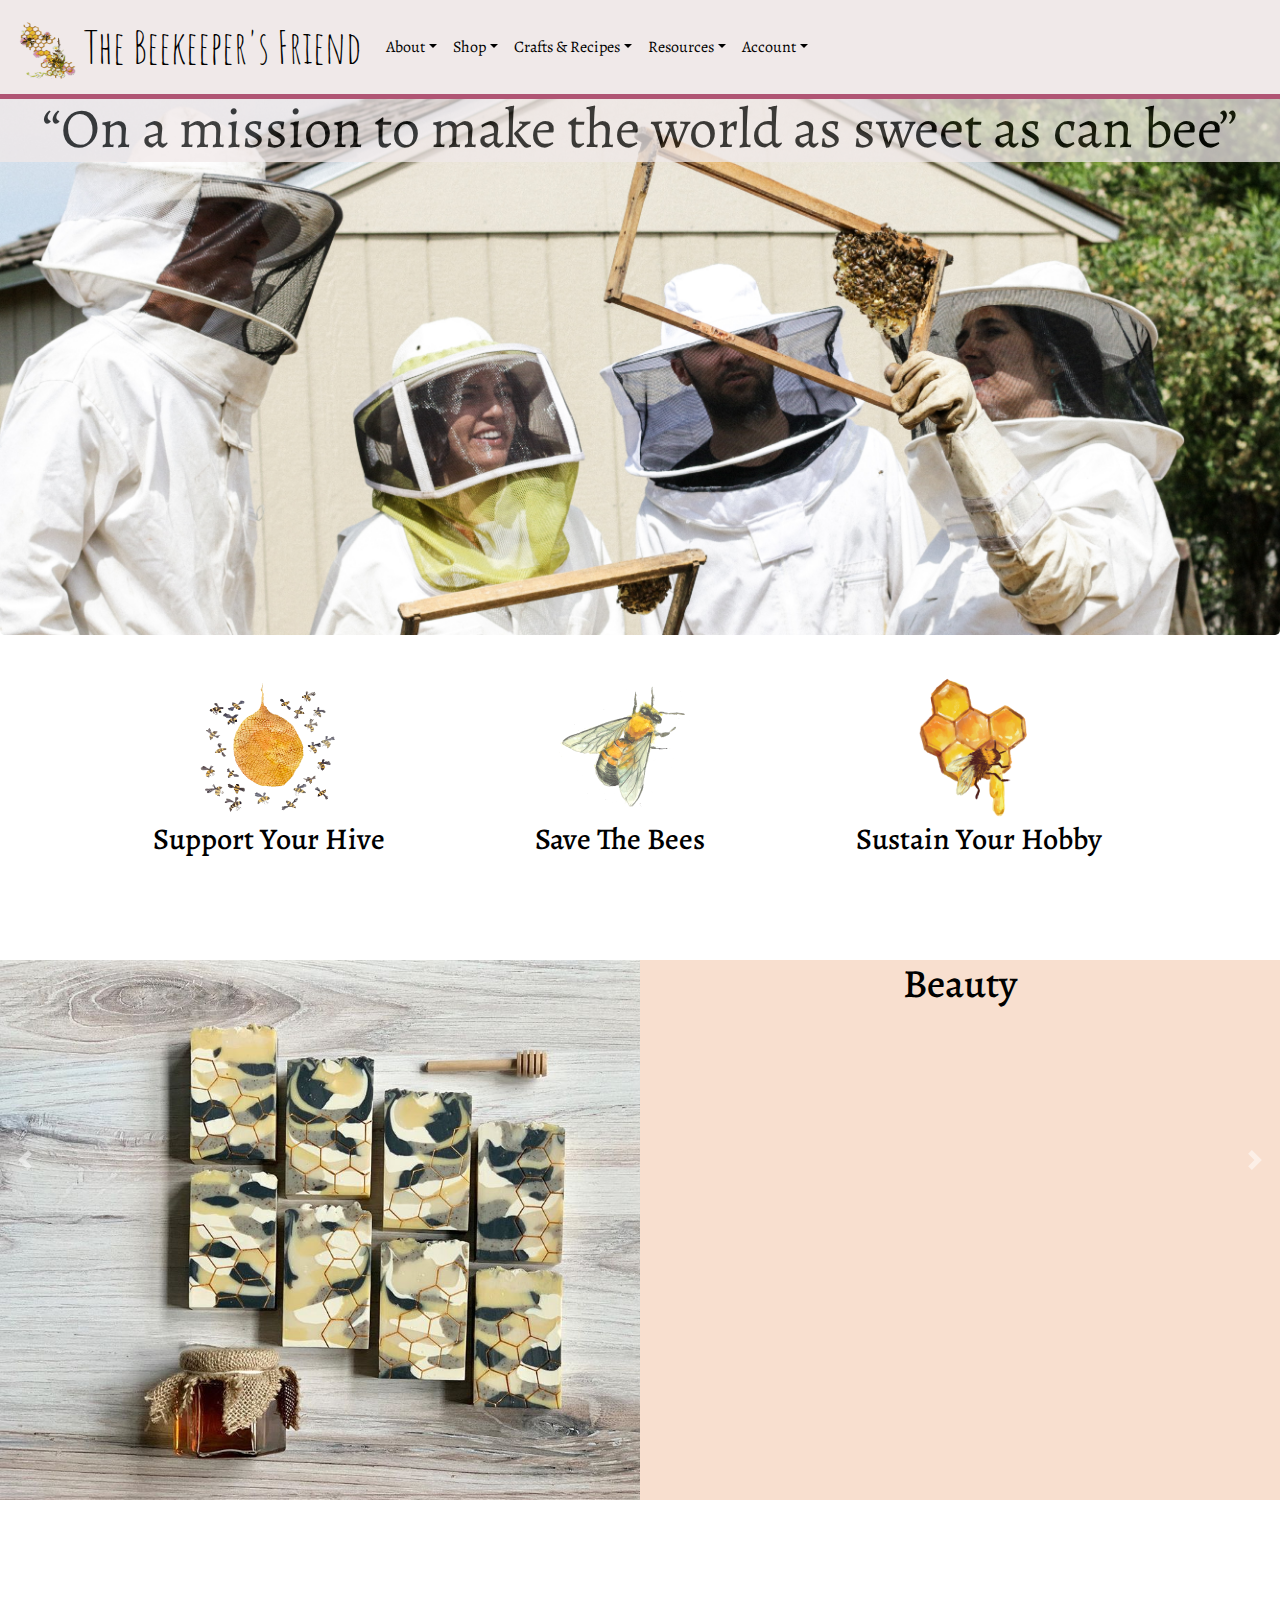
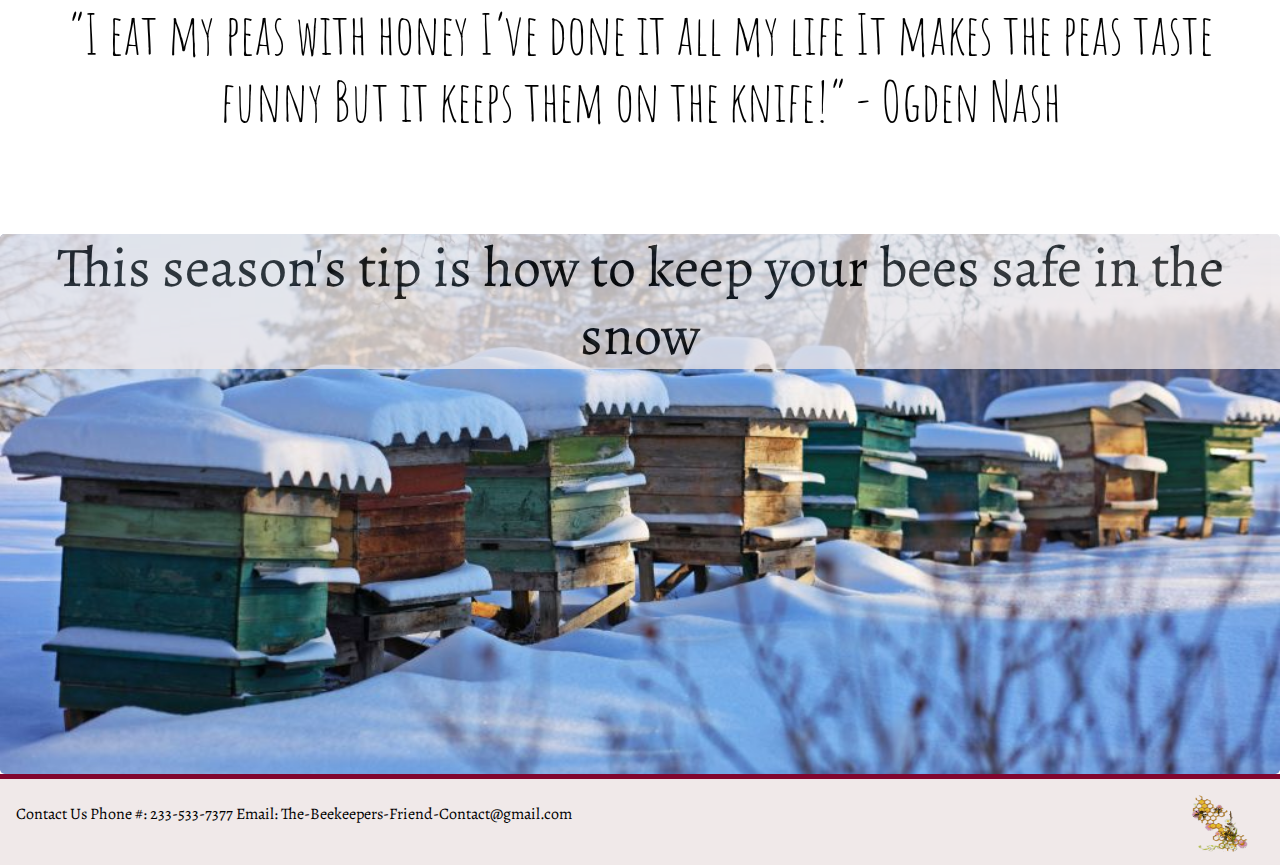
<file: index.html>
<html lang="en">

<head>
    <meta charset="UTF-8">
    <meta name="viewport" content="width=device-width, initial-scale=1.0">
     <!-- Global site tag (gtag.js) - Google Analytics -->
     <script async src="https://www.googletagmanager.com/gtag/js?id=G-RWC2MFY3XG"></script>
     <script>
     window.dataLayer = window.dataLayer || [];
     function gtag(){dataLayer.push(arguments);}
     gtag('js', new Date());
 
     gtag('config', 'G-RWC2MFY3XG');
     </script>
    <link rel="stylesheet" href="https://stackpath.bootstrapcdn.com/bootstrap/4.4.1/css/bootstrap.min.css"
        integrity="sha384-Vkoo8x4CGsO3+Hhxv8T/Q5PaXtkKtu6ug5TOeNV6gBiFeWPGFN9MuhOf23Q9Ifjh" crossorigin="anonymous">
    <script src="https://code.jquery.com/jquery-3.2.1.slim.min.js"
        integrity="sha384-KJ3o2DKtIkvYIK3UENzmM7KCkRr/rE9/Qpg6aAZGJwFDMVNA/GpGFF93hXpG5KkN"
        crossorigin="anonymous"></script>
    <script src="https://cdnjs.cloudflare.com/ajax/libs/popper.js/1.12.9/umd/popper.min.js"
        integrity="sha384-ApNbgh9B+Y1QKtv3Rn7W3mgPxhU9K/ScQsAP7hUibX39j7fakFPskvXusvfa0b4Q"
        crossorigin="anonymous"></script>
    <script src="https://maxcdn.bootstrapcdn.com/bootstrap/4.0.0/js/bootstrap.min.js"
        integrity="sha384-JZR6Spejh4U02d8jOt6vLEHfe/JQGiRRSQQxSfFWpi1MquVdAyjUar5+76PVCmYl"
        crossorigin="anonymous"></script>
    <link rel="stylesheet" href="css/style.css">
    <link rel="preconnect" href="https://fonts.gstatic.com">
    <link
        href="https://fonts.googleapis.com/css2?family=Alegreya:ital,wght@0,400;0,500;0,700;0,800;0,900;1,400;1,500;1,700;1,800;1,900&display=swap"
        rel="stylesheet">
    <link href="https://fonts.googleapis.com/css2?family=Amatic+SC:wght@400;700&display=swap" rel="stylesheet">
    <link rel="stylesheet" href="java-script/index.js">
    <title>The Beekeeper's Friend</title>
</head>

<body>
    <nav class="navbar navbar-expand-lg fixed-top">
        <!--navbar-light bg-light -->
        <a class="navbar-brand" href="index.html">
            <img src="images/pngwing.com-2.png" alt="">
            The Beekeeper's Friend</a>
        <button class="navbar-toggler" type="button" data-toggle="collapse" data-target="#navbarNavDropdown"
            aria-controls="navbarNavDropdown" aria-expanded="false" aria-label="Toggle navigation">
            <span class="navbar-toggler-icon"></span>
        </button>
        <div class="collapse navbar-collapse" id="navbarNavDropdown">
            <ul class="navbar-nav">

                <li class="nav-item dropdown">
                    <a class="nav-link dropdown-toggle" href="#" id="navbarDropdownMenuLink" role="button"
                        data-toggle="dropdown" aria-haspopup="true" aria-expanded="false">About</a>
                    <div class="dropdown-menu" aria-labelledby="navbarDropdownMenuLink">
                        <a class="dropdown-item" href="other-pages/about-us.html">About us</a>
                        <a class="dropdown-item" href="other-pages/about-us.html">How it works?</a>
                        <a class="dropdown-item" href="other-pages/about-us.html">Impact on earth</a>
                        <a class="dropdown-item" href="other-pages/about-us.html">Health Benefits</a>
                        <a class="dropdown-item" href="other-pages/about-us.html">Testimonials</a>
                    </div>
                </li>

                <li class="nav-item dropdown">
                    <a class="nav-link dropdown-toggle" href="#" id="navbarDropdownMenuLink" role="button"
                        data-toggle="dropdown" aria-haspopup="true" aria-expanded="false">Shop</a>
                    <div class="dropdown-menu" aria-labelledby="navbarDropdownMenuLink">
                        <a class="dropdown-item" href="other-pages/shop.html">Featured products</a>
                        <a class="dropdown-item" href="other-pages/shop.html">All products</a>
                    </div>
                </li>

                <li class="nav-item dropdown">
                    <a class="nav-link dropdown-toggle" href="#" id="navbarDropdownMenuLink" role="button"
                        data-toggle="dropdown" aria-haspopup="true" aria-expanded="false">Crafts & Recipes</a>
                    <div class="dropdown-menu" aria-labelledby="navbarDropdownMenuLink">
                        <a class="dropdown-item" href="other-pages/crafts-recipes.html">Recipes</a>
                        <a class="dropdown-item" href="other-pages/crafts-recipes.html">Crafts</a>
                    </div>
                </li>

                <li class="nav-item dropdown">
                    <a class="nav-link dropdown-toggle" href="#" id="navbarDropdownMenuLink" role="button"
                        data-toggle="dropdown" aria-haspopup="true" aria-expanded="false">Resources</a>
                    <div class="dropdown-menu" aria-labelledby="navbarDropdownMenuLink">
                        <a class="dropdown-item" href="other-pages/resources.html">Environmentalism</a>
                        <a class="dropdown-item" href="other-pages/resources.html">Save the bees</a>
                        <a class="dropdown-item" href="other-pages/resources.html">Beekeeping</a>
                    </div>
                </li>

                <li class="nav-item dropdown">
                    <a class="nav-link dropdown-toggle" href="#" id="navbarDropdownMenuLink" role="button"
                        data-toggle="dropdown" aria-haspopup="true" aria-expanded="false">Account</a>
                    <div class="dropdown-menu" aria-labelledby="navbarDropdownMenuLink">
                        <a class="dropdown-item" href="other-pages/account.html">My account</a>
                        <a class="dropdown-item" href="other-pages/account.html">My orders</a>
                        <a class="dropdown-item" href="other-pages/account.html">Seller Account</a>
                        <a class="dropdown-item" href="other-pages/account.html">Past orders</a>
                    </div>
                </li>
            </ul>
        </div>
    </nav>

    <div class="jumbotron beekeeping_community fix-top">
        <h1 class="display-4">“On a mission to make the world as sweet as can bee”</h1>
    </div>

    <!-- Three pictures-->

    <section id="mywork">
        <div class="about div1">
            <div class="div1-2 UX_Research">
                <img src="images/watercolor-hive.png" class="pic1">
                <h1>Support Your Hive</h1>
            </div>
        </div>
        <div class="about div2">
            <div class="div1-2 UX_Design">
                <img src="images/watercolour-bee.png" class="pic1">
                <h1>Save The Bees</h1>
            </div>
        </div>
        <div class="about div3">
            <div class="div1-2 UX_Design">
                <img src="images/watercolour-comb.png" class="pic1">
                <h1>Sustain Your Hobby</h1>
            </div>
        </div>
    </section>
    <!-- Three pictures-->

    <!--SHOP-->
    <div id="carouselExampleIndicators" class="carousel slide" data-interval="false">
        <div class="carousel-inner shop_container">
            <div class="carousel-item active">
                <div class="jjpoke">
                    <img class="d f" src="images/beauty_soap.jpeg" alt="First slide" class="fireball">
                    <div class="e">
                        <h1>Beauty</h1>
                    </div>
                </div>
            </div>
            <div class="carousel-item">
                <div class="jjpoke">
                    <img class="d" src="images/AmbrosiaBlossom_V001144_Main.jpeg" alt="First slide">
                    <div class="e">
                        <h1>Taste of Honey</h1>
                    </div>
                </div>
            </div>
            <div class="carousel-item">
                <div class="jjpoke">
                    <img class="d" src="images/candle2.jpeg" alt="First slide">
                    <div class="e">
                        <h1>Candles</h1>
                    </div>
                </div>
            </div>
        </div>
        <a class="carousel-control-prev" href="#carouselExampleIndicators" role="button" data-slide="prev">
            <span class="carousel-control-prev-icon" aria-hidden="true"></span>
            <span class="sr-only">Previous</span>
        </a>
        <a class="carousel-control-next" href="#carouselExampleIndicators" role="button" data-slide="next">
            <span class="carousel-control-next-icon" aria-hidden="true"></span>
            <span class="sr-only">Next</span>
        </a>
    </div>
    <!--SHOP-->

    <div class="jumbotron quote">
        <h1 class="display-4">“I eat my peas with honey
            I’ve done it all my life
            It makes the peas taste funny
            But it keeps them on the knife!” - Ogden Nash</h1>
    </div>

    <div class="jumbotron beekeeping_community2">
        <h1 class="display-4">This season's tip is how to keep your bees safe in the snow</h1>
    </div>


    <footer>
        <nav class="navbar navbar-footer">
            <!--navbar-light bg-light-->
            <p>Contact Us Phone #: 233-533-7377 Email: The-Beekeepers-Friend-Contact@gmail.com </p>
            <a class="navbar-brand" href="#">
                <img src="images/pngwing.com-2.png" width="60px" height="60px" class="d-inline-block align-top" alt="">
            </a>
        </nav>
    </footer>

</body>
</html>
</file>
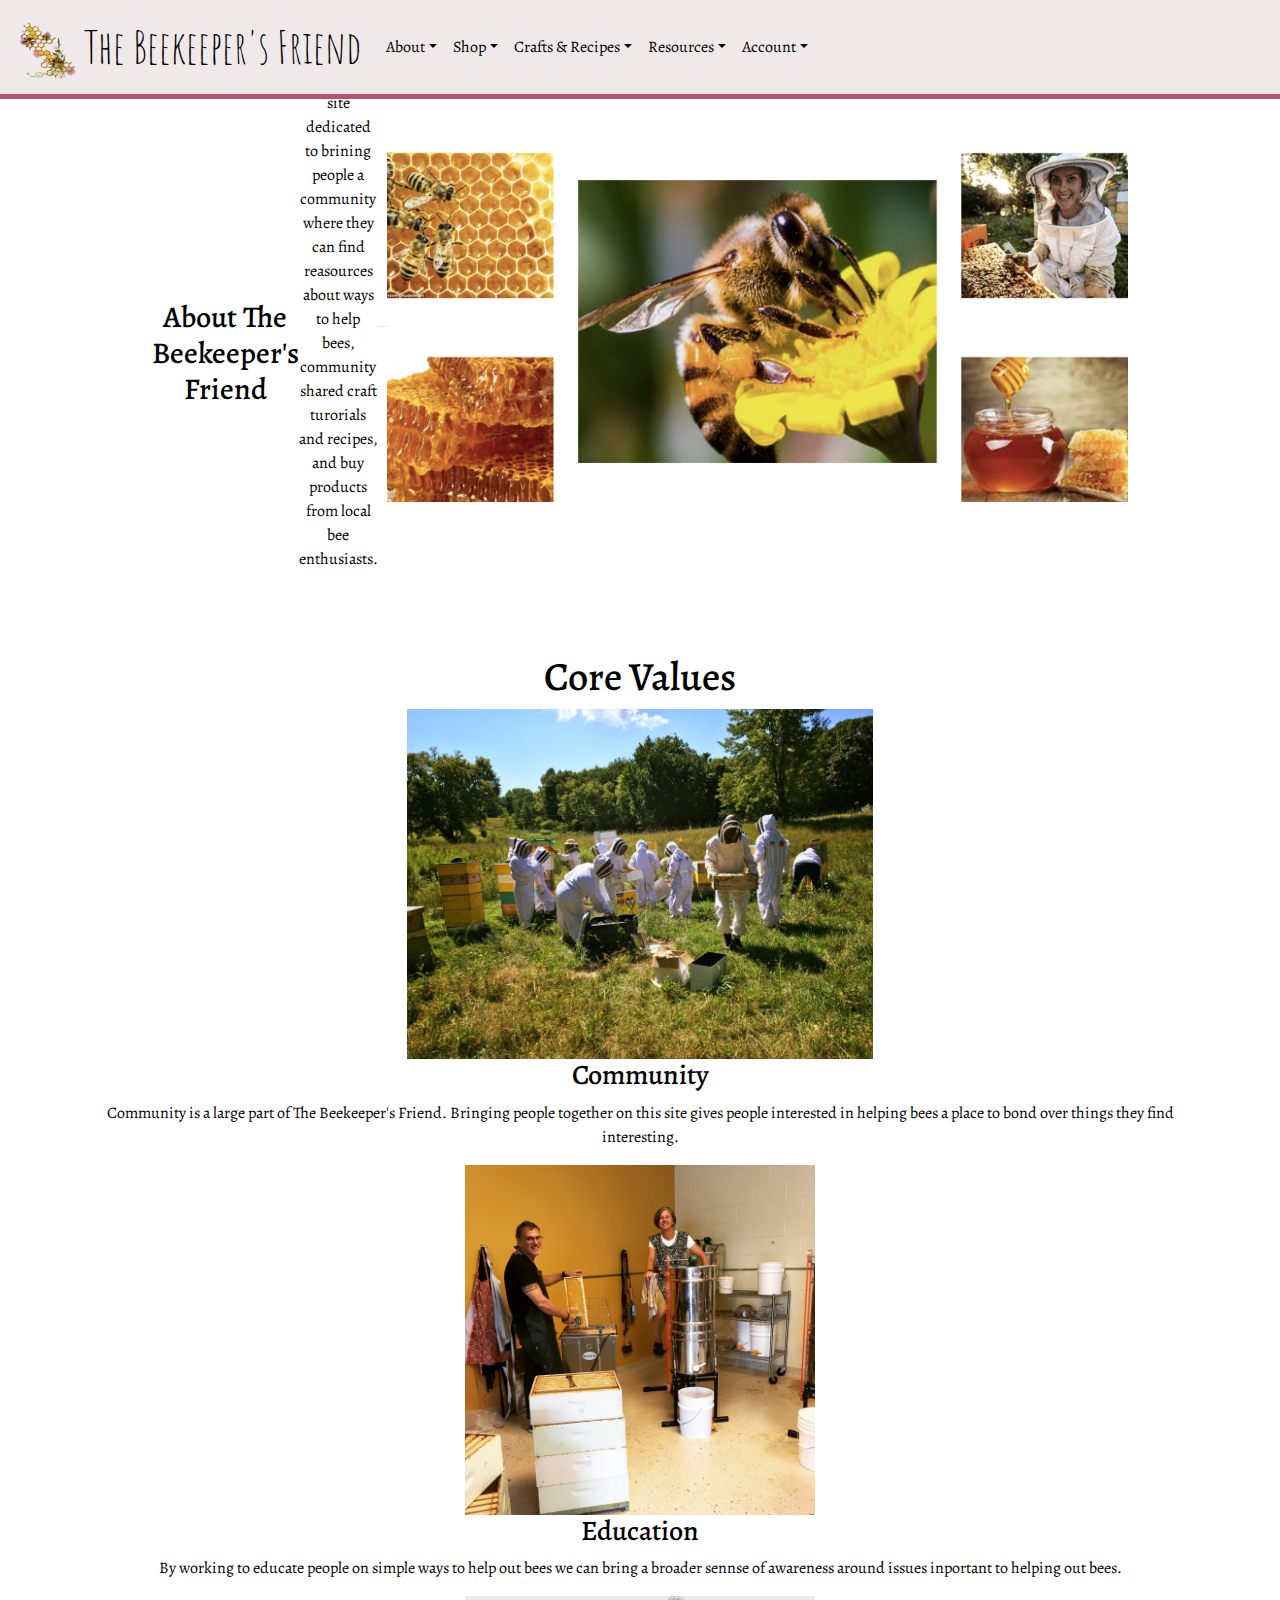
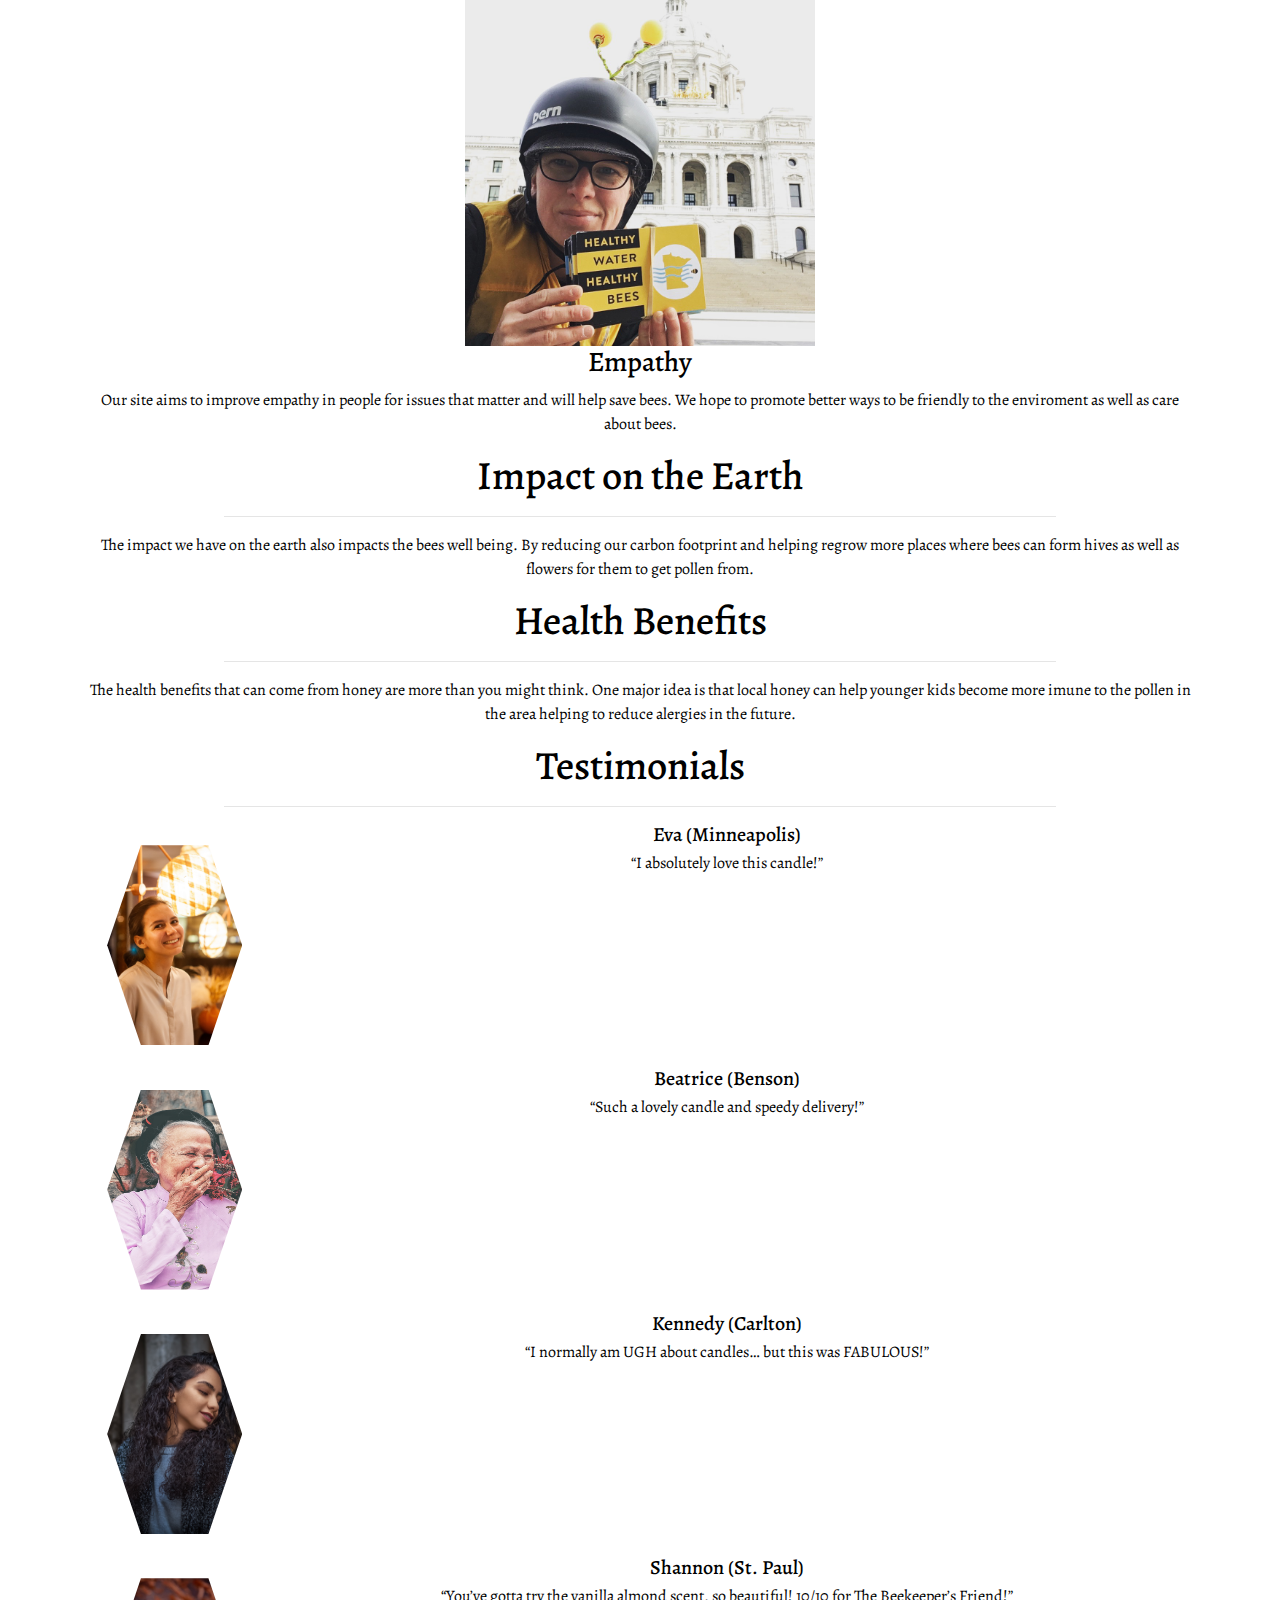
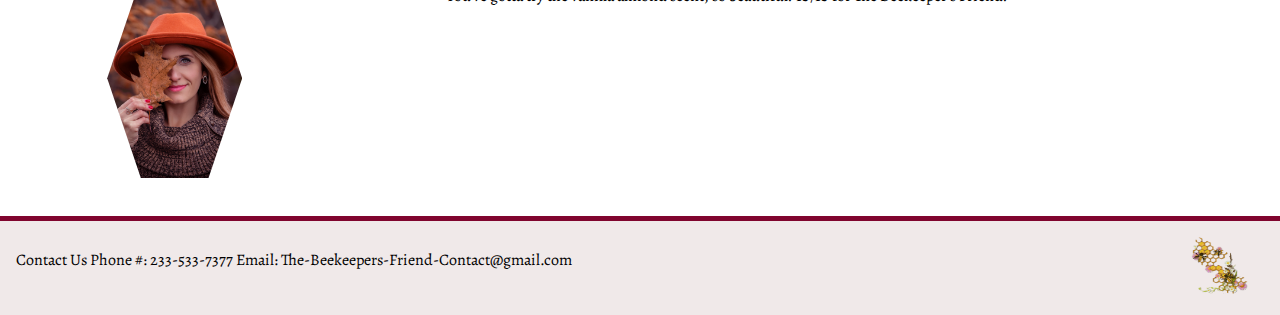
<file: other-pages/about-us.html>
<!DOCTYPE html>
<html lang="en">

<head>
  <meta charset="UTF-8">
  <meta name="viewport" content="width=device-width, initial-scale=1.0">
   <!-- Global site tag (gtag.js) - Google Analytics -->
   <script async src="https://www.googletagmanager.com/gtag/js?id=G-RWC2MFY3XG"></script>
   <script>
   window.dataLayer = window.dataLayer || [];
   function gtag(){dataLayer.push(arguments);}
   gtag('js', new Date());

   gtag('config', 'G-RWC2MFY3XG');
   </script>
  <link rel="stylesheet" href="https://stackpath.bootstrapcdn.com/bootstrap/4.4.1/css/bootstrap.min.css"
    integrity="sha384-Vkoo8x4CGsO3+Hhxv8T/Q5PaXtkKtu6ug5TOeNV6gBiFeWPGFN9MuhOf23Q9Ifjh" crossorigin="anonymous">
  <script src="https://code.jquery.com/jquery-3.2.1.slim.min.js"
    integrity="sha384-KJ3o2DKtIkvYIK3UENzmM7KCkRr/rE9/Qpg6aAZGJwFDMVNA/GpGFF93hXpG5KkN"
    crossorigin="anonymous"></script>
  <script src="https://cdnjs.cloudflare.com/ajax/libs/popper.js/1.12.9/umd/popper.min.js"
    integrity="sha384-ApNbgh9B+Y1QKtv3Rn7W3mgPxhU9K/ScQsAP7hUibX39j7fakFPskvXusvfa0b4Q"
    crossorigin="anonymous"></script>
  <script src="https://maxcdn.bootstrapcdn.com/bootstrap/4.0.0/js/bootstrap.min.js"
    integrity="sha384-JZR6Spejh4U02d8jOt6vLEHfe/JQGiRRSQQxSfFWpi1MquVdAyjUar5+76PVCmYl"
    crossorigin="anonymous"></script>
  <link rel="stylesheet" href="../css/style.css">
  <link rel="preconnect" href="https://fonts.gstatic.com">
  <link
      href="https://fonts.googleapis.com/css2?family=Alegreya:ital,wght@0,400;0,500;0,700;0,800;0,900;1,400;1,500;1,700;1,800;1,900&display=swap"
      rel="stylesheet">
  <link href="https://fonts.googleapis.com/css2?family=Amatic+SC:wght@400;700&display=swap" rel="stylesheet">
  <link href="https://fonts.googleapis.com/css2?family=Montserrat:ital,wght@0,100;0,200;0,300;0,400;0,500;0,600;0,700;0,800;0,900;1,100;1,200;1,300;1,400;1,500;1,600;1,700;1,800;1,900&display=swap" rel="stylesheet">
  <title>The Beekeeper's Friend</title>
</head>

<body>
    <nav class="navbar navbar-expand-lg fixed-top">
    <!--navbar-light bg-light-->
    <a class="navbar-brand" href="../index.html">
      <img src="../images/pngwing.com-2.png" alt="">
      The Beekeeper's Friend</a>
    <button class="navbar-toggler" type="button" data-toggle="collapse" data-target="#navbarNavDropdown"
      aria-controls="navbarNavDropdown" aria-expanded="false" aria-label="Toggle navigation">
      <span class="navbar-toggler-icon"><img src="../images/Hamburger.png" alt=""></span>
    </button>
    <div class="collapse navbar-collapse" id="navbarNavDropdown">
      <ul class="navbar-nav">

        <li class="nav-item dropdown">
          <a class="nav-link dropdown-toggle" href="#" id="navbarDropdownMenuLink" role="button" data-toggle="dropdown"
            aria-haspopup="true" aria-expanded="false">About</a>
          <div class="dropdown-menu" aria-labelledby="navbarDropdownMenuLink">
            <a class="dropdown-item" href="about-us.html">About us</a>
            <a class="dropdown-item" href="about-us.html">How it works?</a>
            <a class="dropdown-item" href="about-us.html">Impact on earth</a>
            <a class="dropdown-item" href="about-us.html">Health Benefits</a>
            <a class="dropdown-item" href="about-us.html">Testimonials</a>
          </div>
        </li>

        <li class="nav-item dropdown">
          <a class="nav-link dropdown-toggle" href="#" id="navbarDropdownMenuLink" role="button" data-toggle="dropdown"
            aria-haspopup="true" aria-expanded="false">Shop</a>
          <div class="dropdown-menu" aria-labelledby="navbarDropdownMenuLink">
            <a class="dropdown-item" href="shop.html">Featured products</a>
            <a class="dropdown-item" href="shop.html">All products</a>
          </div>
        </li>

        <li class="nav-item dropdown">
          <a class="nav-link dropdown-toggle" href="#" id="navbarDropdownMenuLink" role="button" data-toggle="dropdown"
            aria-haspopup="true" aria-expanded="false">Crafts & Recipes</a>
          <div class="dropdown-menu" aria-labelledby="navbarDropdownMenuLink">
            <a class="dropdown-item" href="crafts-recipes.html">Recipes</a>
            <a class="dropdown-item" href="crafts-recipes.html">Crafts</a>
          </div>
        </li>

        <li class="nav-item dropdown">
          <a class="nav-link dropdown-toggle" href="#" id="navbarDropdownMenuLink" role="button" data-toggle="dropdown"
            aria-haspopup="true" aria-expanded="false">Resources</a>
          <div class="dropdown-menu" aria-labelledby="navbarDropdownMenuLink">
            <a class="dropdown-item" href="resources.html">Environmentalism</a>
            <a class="dropdown-item" href="resources.html">Save the bees</a>
            <a class="dropdown-item" href="resources.html">Beekeeping</a>
          </div>
        </li>

        <li class="nav-item dropdown">
          <a class="nav-link dropdown-toggle" href="#" id="navbarDropdownMenuLink" role="button" data-toggle="dropdown"
            aria-haspopup="true" aria-expanded="false">Account</a>
          <div class="dropdown-menu" aria-labelledby="navbarDropdownMenuLink">
            <a class="dropdown-item" href="account.html">My account</a>
            <a class="dropdown-item" href="account.html">My orders</a>
            <a class="dropdown-item" href="account.html">Seller Account</a>
            <a class="dropdown-item" href="account.html">Past orders</a>
          </div>
        </li>
      </ul>
    </div>
  </nav>
  <main class="container about-img">
    <div class="about fix-top">
      <br>
      <h1>About The Beekeeper's Friend</h1>
      <p>We are a site dedicated to brining people a community where they can find reasources about ways to help bees, community shared craft turorials and recipes, and buy products from local bee enthusiasts. </p>
      <hr>
      <img src="../images/Bee Collage.png" alt="">
    </div>
   

    <div class="how-it-works">
      <h1>Core Values</h1>
      <div class="bullet">
        <img src="../images/beekeeping2.jpeg" alt="">
        <h3>Community</h3>
        <p>Community is a large part of The Beekeeper's Friend. Bringing people together on this site gives people interested in helping bees a place to bond over things they find interesting.</p>
      </div>
      <div class="bullet">
        <img src="../images/beekeeping.jpeg" alt="">
        <h3>Education</h3>
        <p>By working to educate people on simple ways to help out bees we can bring a broader sennse of awareness around issues inportant to helping out bees.</p>
      </div>
      <div class="bullet">
        <img src="../images/advocacy.jpeg" alt="">
        <h3>Empathy</h3>
        <p>Our site aims to improve empathy in people for issues that matter and will help save bees. We hope to promote better ways to be friendly to the enviroment as well as care about bees.</p>
      </div>
    </div>

    <div class="impact">
      <h1>Impact on the Earth</h1>
      <hr>
      <p>The impact we have on the earth also impacts the bees well being. By reducing our carbon footprint and helping regrow more places where bees can form hives as well as flowers for them to get pollen from.  </p>
    </div>

    <div class="health-benefits">
      <h1>Health Benefits</h1>
      <hr>
      <p>The health benefits that can come from honey are more than you might think. One major idea is that local honey can help younger kids become more imune to the pollen in the area helping to reduce alergies in the future.</p>
    </div>

    <div class="testimonials">
      <h1>Testimonials</h1>
      <hr>

      <ul class="list-unstyled">
        <ul class="list-unstyled">
          <li class="media">
            <img src="../images/Eva.jpg" class="mr-3" alt="...">
            <div class="media-body">
              <h5 class="mt-0 mb-1">Eva (Minneapolis)</h5>
              “I absolutely love this candle!”
            </div>
          </li>
          <li class="media">
            <img src="../images/Beatrice2.jpg" class="mr-3" alt="...">
            <div class="media-body">
              <h5 class="mt-0 mb-1">Beatrice (Benson)</h5>
              “Such a lovely candle and speedy delivery!”
            </div>
          </li>
          <li class="media">
            <img src="../images/Kennedy.jpg" class="mr-3" alt="...">
            <div class="media-body">
              <h5 class="mt-0 mb-1">Kennedy (Carlton)</h5>
              “I normally am UGH about candles… but this was FABULOUS!”
            </div>
          </li>
          <li class="media">
            <img src="../images/Shannon.jpg" class="mr-3" alt="...">
            <div class="media-body">
              <h5 class="mt-0 mb-1">Shannon (St. Paul)</h5>
              “You’ve gotta try the vanilla almond scent, so beautiful! 10/10 for The Beekeeper’s Friend!”
            </div>
          </li>
        </ul>
    </div>
  </main>

  
  <footer>
    <nav class="navbar navbar-footer">
        <!--navbar-light bg-light-->
        <p>Contact Us Phone #: 233-533-7377 Email: The-Beekeepers-Friend-Contact@gmail.com </p>
        <a class="navbar-brand" href="#">
            <img src="../images/pngwing.com-2.png" width="60px" height="60px" class="d-inline-block align-top" alt="">
        </a>
    </nav>
</footer>

</body>

</html>
</file>
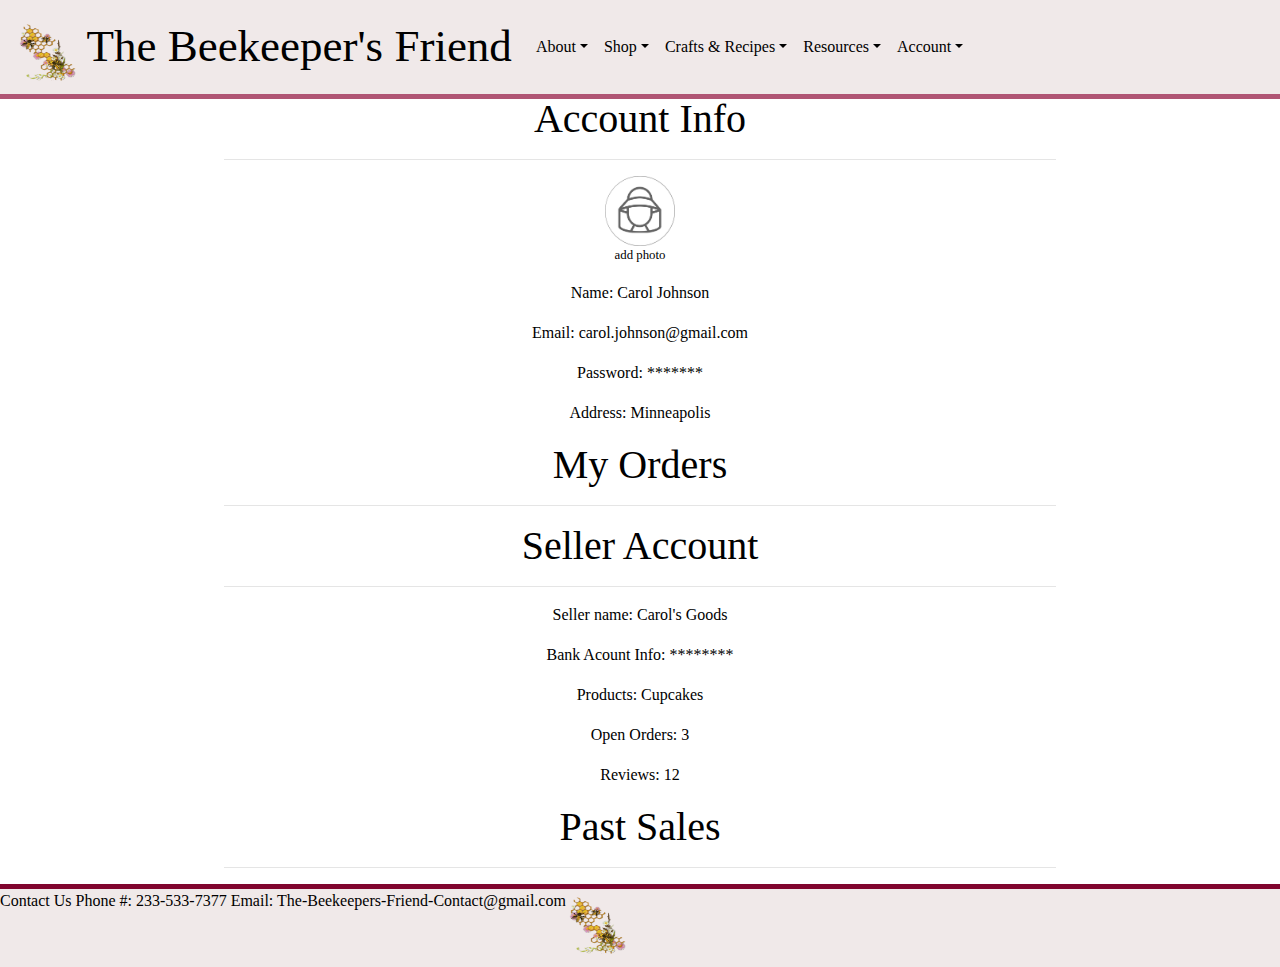
<file: other-pages/account.html>
<!DOCTYPE html>
<html lang="en">

<head>
  <meta charset="UTF-8">
  <meta name="viewport" content="width=device-width, initial-scale=1.0">
   <!-- Global site tag (gtag.js) - Google Analytics -->
   <script async src="https://www.googletagmanager.com/gtag/js?id=G-RWC2MFY3XG"></script>
   <script>
   window.dataLayer = window.dataLayer || [];
   function gtag(){dataLayer.push(arguments);}
   gtag('js', new Date());

   gtag('config', 'G-RWC2MFY3XG');
   </script>
  <link rel="stylesheet" href="https://stackpath.bootstrapcdn.com/bootstrap/4.4.1/css/bootstrap.min.css"
    integrity="sha384-Vkoo8x4CGsO3+Hhxv8T/Q5PaXtkKtu6ug5TOeNV6gBiFeWPGFN9MuhOf23Q9Ifjh" crossorigin="anonymous">
  <script src="https://code.jquery.com/jquery-3.2.1.slim.min.js"
    integrity="sha384-KJ3o2DKtIkvYIK3UENzmM7KCkRr/rE9/Qpg6aAZGJwFDMVNA/GpGFF93hXpG5KkN"
    crossorigin="anonymous"></script>
  <script src="https://cdnjs.cloudflare.com/ajax/libs/popper.js/1.12.9/umd/popper.min.js"
    integrity="sha384-ApNbgh9B+Y1QKtv3Rn7W3mgPxhU9K/ScQsAP7hUibX39j7fakFPskvXusvfa0b4Q"
    crossorigin="anonymous"></script>
  <script src="https://maxcdn.bootstrapcdn.com/bootstrap/4.0.0/js/bootstrap.min.js"
    integrity="sha384-JZR6Spejh4U02d8jOt6vLEHfe/JQGiRRSQQxSfFWpi1MquVdAyjUar5+76PVCmYl"
    crossorigin="anonymous"></script>
  <link rel="stylesheet" href="../css/style.css">
  <title>The Beekeeper's Friend</title>
</head>

<body>


    <nav class="navbar navbar-expand-lg fixed-top">
    <!--navbar-light bg-light-->
    <a class="navbar-brand" href="../index.html">
      <img src="../images/pngwing.com-2.png" alt="">
      The Beekeeper's Friend</a>
    <button class="navbar-toggler" type="button" data-toggle="collapse" data-target="#navbarNavDropdown"
      aria-controls="navbarNavDropdown" aria-expanded="false" aria-label="Toggle navigation">
      <span class="navbar-toggler-icon"></span>
    </button>
    <div class="collapse navbar-collapse" id="navbarNavDropdown">
      <ul class="navbar-nav">

        <li class="nav-item dropdown">
          <a class="nav-link dropdown-toggle" href="#" id="navbarDropdownMenuLink" role="button" data-toggle="dropdown"
            aria-haspopup="true" aria-expanded="false">About</a>
          <div class="dropdown-menu" aria-labelledby="navbarDropdownMenuLink">
            <a class="dropdown-item" href="about-us.html">About us</a>
            <a class="dropdown-item" href="about-us.html">How it works?</a>
            <a class="dropdown-item" href="about-us.html">Impact on earth</a>
            <a class="dropdown-item" href="about-us.html">Health Benefits</a>
            <a class="dropdown-item" href="about-us.html">Testimonials</a>
          </div>
        </li>

        <li class="nav-item dropdown">
          <a class="nav-link dropdown-toggle" href="#" id="navbarDropdownMenuLink" role="button" data-toggle="dropdown"
            aria-haspopup="true" aria-expanded="false">Shop</a>
          <div class="dropdown-menu" aria-labelledby="navbarDropdownMenuLink">
            <a class="dropdown-item" href="shop.html">Featured products</a>
            <a class="dropdown-item" href="shop.html">All products</a>
          </div>
        </li>

        <li class="nav-item dropdown">
          <a class="nav-link dropdown-toggle" href="#" id="navbarDropdownMenuLink" role="button" data-toggle="dropdown"
            aria-haspopup="true" aria-expanded="false">Crafts & Recipes</a>
          <div class="dropdown-menu" aria-labelledby="navbarDropdownMenuLink">
            <a class="dropdown-item" href="crafts-recipes.html">Recipes</a>
            <a class="dropdown-item" href="crafts-recipes.html">Crafts</a>
          </div>
        </li>

        <li class="nav-item dropdown">
          <a class="nav-link dropdown-toggle" href="#" id="navbarDropdownMenuLink" role="button" data-toggle="dropdown"
            aria-haspopup="true" aria-expanded="false">Resources</a>
          <div class="dropdown-menu" aria-labelledby="navbarDropdownMenuLink">
            <a class="dropdown-item" href="resources.html">Environmentalism</a>
            <a class="dropdown-item" href="resources.html">Save the bees</a>
            <a class="dropdown-item" href="resources.html">Beekeeping</a>
          </div>
        </li>

        <li class="nav-item dropdown">
          <a class="nav-link dropdown-toggle" href="#" id="navbarDropdownMenuLink" role="button" data-toggle="dropdown"
            aria-haspopup="true" aria-expanded="false">Account</a>
          <div class="dropdown-menu" aria-labelledby="navbarDropdownMenuLink">
            <a class="dropdown-item" href="account.html">My account</a>
            <a class="dropdown-item" href="account.html">My orders</a>
            <a class="dropdown-item" href="account.html">Seller Account</a>
            <a class="dropdown-item" href="account.html">Past orders</a>
          </div>
        </li>
      </ul>
    </div>
  </nav>
  <main class="container">
    <div class="fix-top">
      <h1>Account Info</h1>
      <hr>
      <img src="..//images/lilkeeper.png" height="70px" alt="">
      <p class="small">add photo</p>
      <div>
        <p>Name: Carol Johnson</p>
        <p>Email: carol.johnson@gmail.com</p>
        <p>Password: *******</p>
        <p>Address: Minneapolis</p>
      </div>
    </div>

    <h1>My Orders</h1>
    <hr>

    <div>
      <h1>Seller Account</h1>
      <hr>
      <div>
        <p>Seller name: Carol's Goods</p>
        <p>Bank Acount Info: ********</p>
        <p>Products: Cupcakes</p>
        <p>Open Orders: 3</p>
        <p>Reviews: 12</p>
      </div>
    </div>

    <h1>Past Sales</h1>
    <hr>
  </main>

  <footer>
    <!-- Image and text -->
    <nav class="navbar-footer">
      <!--navbar-light bg-light-->
      <p>Contact Us Phone #: 233-533-7377 Email: The-Beekeepers-Friend-Contact@gmail.com</p>
      <a class="navbar-brand" href="#">
        <img src="../images/pngwing.com-2.png" width="60" height="60" class="d-inline-block align-top" alt="">
      </a>
    </nav>
  </footer>

</body>

</html>
</file>
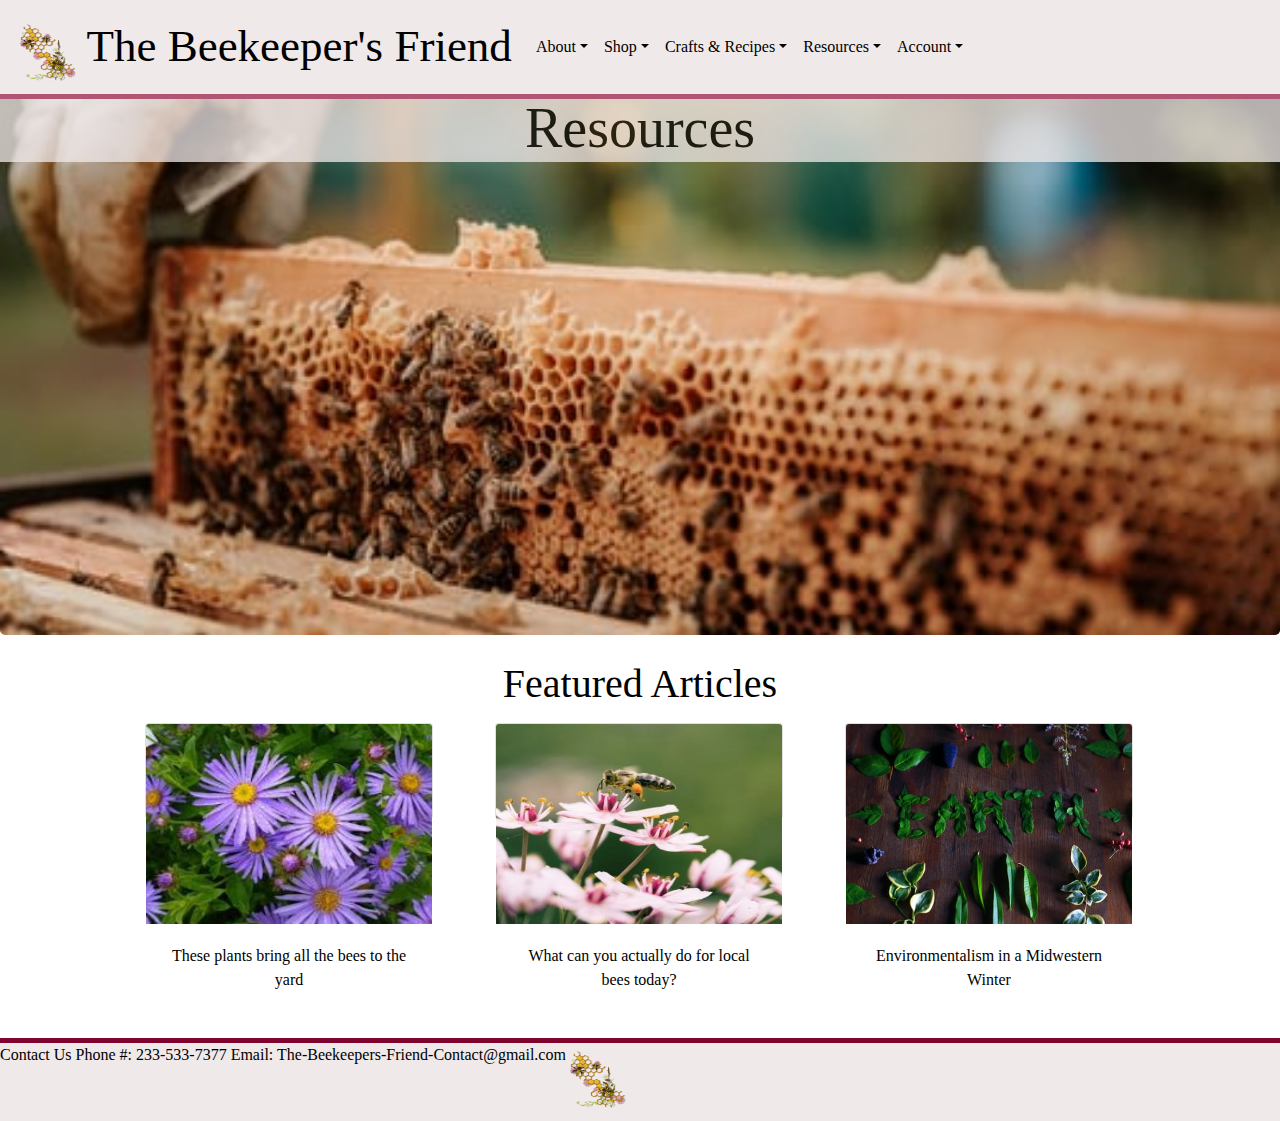
<file: other-pages/resources.html>
<!DOCTYPE html>
<html lang="en">

<head>
  <meta charset="UTF-8">
  <meta name="viewport" content="width=device-width, initial-scale=1.0">
   <!-- Global site tag (gtag.js) - Google Analytics -->
   <script async src="https://www.googletagmanager.com/gtag/js?id=G-RWC2MFY3XG"></script>
   <script>
   window.dataLayer = window.dataLayer || [];
   function gtag(){dataLayer.push(arguments);}
   gtag('js', new Date());

   gtag('config', 'G-RWC2MFY3XG');
   </script>
  <link rel="stylesheet" href="https://stackpath.bootstrapcdn.com/bootstrap/4.4.1/css/bootstrap.min.css"
    integrity="sha384-Vkoo8x4CGsO3+Hhxv8T/Q5PaXtkKtu6ug5TOeNV6gBiFeWPGFN9MuhOf23Q9Ifjh" crossorigin="anonymous">
  <script src="https://code.jquery.com/jquery-3.2.1.slim.min.js"
    integrity="sha384-KJ3o2DKtIkvYIK3UENzmM7KCkRr/rE9/Qpg6aAZGJwFDMVNA/GpGFF93hXpG5KkN"
    crossorigin="anonymous"></script>
  <script src="https://cdnjs.cloudflare.com/ajax/libs/popper.js/1.12.9/umd/popper.min.js"
    integrity="sha384-ApNbgh9B+Y1QKtv3Rn7W3mgPxhU9K/ScQsAP7hUibX39j7fakFPskvXusvfa0b4Q"
    crossorigin="anonymous"></script>
  <script src="https://maxcdn.bootstrapcdn.com/bootstrap/4.0.0/js/bootstrap.min.js"
    integrity="sha384-JZR6Spejh4U02d8jOt6vLEHfe/JQGiRRSQQxSfFWpi1MquVdAyjUar5+76PVCmYl"
    crossorigin="anonymous"></script>
  <link rel="stylesheet" href="../css/style.css">
  <title>The Beekeeper's Friend</title>
</head>

<body>


  <nav class="navbar navbar-expand-lg fixed-top">
    <!--navbar-light bg-light-->
    <a class="navbar-brand" href="../index.html">
      <img src="../images/pngwing.com-2.png" alt="">
      The Beekeeper's Friend</a>
    <button class="navbar-toggler" type="button" data-toggle="collapse" data-target="#navbarNavDropdown"
      aria-controls="navbarNavDropdown" aria-expanded="false" aria-label="Toggle navigation">
      <span class="navbar-toggler-icon"></span>
    </button>
    <div class="collapse navbar-collapse" id="navbarNavDropdown">
      <ul class="navbar-nav">

        <li class="nav-item dropdown">
          <a class="nav-link dropdown-toggle" href="#" id="navbarDropdownMenuLink" role="button" data-toggle="dropdown"
            aria-haspopup="true" aria-expanded="false">About</a>
          <div class="dropdown-menu" aria-labelledby="navbarDropdownMenuLink">
            <a class="dropdown-item" href="about-us.html">About us</a>
            <a class="dropdown-item" href="about-us.html">How it works?</a>
            <a class="dropdown-item" href="about-us.html">Impact on earth</a>
            <a class="dropdown-item" href="about-us.html">Health Benefits</a>
            <a class="dropdown-item" href="about-us.html">Testimonials</a>
          </div>
        </li>

        <li class="nav-item dropdown">
          <a class="nav-link dropdown-toggle" href="#" id="navbarDropdownMenuLink" role="button" data-toggle="dropdown"
            aria-haspopup="true" aria-expanded="false">Shop</a>
          <div class="dropdown-menu" aria-labelledby="navbarDropdownMenuLink">
            <a class="dropdown-item" href="shop.html">Featured products</a>
            <a class="dropdown-item" href="shop.html">All products</a>
          </div>
        </li>

        <li class="nav-item dropdown">
          <a class="nav-link dropdown-toggle" href="#" id="navbarDropdownMenuLink" role="button" data-toggle="dropdown"
            aria-haspopup="true" aria-expanded="false">Crafts & Recipes</a>
          <div class="dropdown-menu" aria-labelledby="navbarDropdownMenuLink">
            <a class="dropdown-item" href="crafts-recipes.html">Recipes</a>
            <a class="dropdown-item" href="crafts-recipes.html">Crafts</a>
          </div>
        </li>

        <li class="nav-item dropdown">
          <a class="nav-link dropdown-toggle" href="#" id="navbarDropdownMenuLink" role="button" data-toggle="dropdown"
            aria-haspopup="true" aria-expanded="false">Resources</a>
          <div class="dropdown-menu" aria-labelledby="navbarDropdownMenuLink">
            <a class="dropdown-item" href="resources.html">Environmentalism</a>
            <a class="dropdown-item" href="resources.html">Save the bees</a>
            <a class="dropdown-item" href="resources.html">Beekeeping</a>
          </div>
        </li>

        <li class="nav-item dropdown">
          <a class="nav-link dropdown-toggle" href="#" id="navbarDropdownMenuLink" role="button" data-toggle="dropdown"
            aria-haspopup="true" aria-expanded="false">Account</a>
          <div class="dropdown-menu" aria-labelledby="navbarDropdownMenuLink">
            <a class="dropdown-item" href="account.html">My account</a>
            <a class="dropdown-item" href="account.html">My orders</a>
            <a class="dropdown-item" href="account.html">Seller Account</a>
            <a class="dropdown-item" href="account.html">Past orders</a>
          </div>
        </li>
      </ul>
    </div>
  </nav>

    <div class="jumbotron resources-fancy fix-top">
      <h1 class="display-4">Resources</h1>
  </div> 

  <main class="container"></main>
    <div class="jumbotron jumbotron-fluid">
      <div class="container">
        <h1>Featured Articles</h1>
        <div class="resource-cards">
          <!--Add in the heart and save tab-->
          <div class="card" style="width: 18rem;">
            <img class="card-img-top" src="../images/aster.jpeg" alt="Card image cap">
            <div class="card-body">
              <p class="card-text">These plants bring all the bees to the yard</p>
            </div>
          </div>
          <div class="card" style="width: 18rem;">
            <img class="card-img-top" src="../images/beewithflower2.jpeg" alt="Card image cap">
            <div class="card-body">
              <p class="card-text">What can you actually do for local bees today?</p>
            </div>
          </div>
          <div class="card" style="width: 18rem;">
            <img class="card-img-top" src="../images/earth.jpeg" alt="Card image cap">
            <div class="card-body">
              <p class="card-text">Environmentalism in a Midwestern Winter</p>
            </div>
          </div>
        </div>
      </div>
    </div>
  
  </main>
  <footer>
    <!-- Image and text -->
    <nav class="navbar-footer">
      <!--navbar-light bg-light-->
      <p>Contact Us Phone #: 233-533-7377 Email: The-Beekeepers-Friend-Contact@gmail.com</p>
      <a class="navbar-brand" href="#">
        <img src="../images/pngwing.com-2.png" width="60" height="60" class="d-inline-block align-top" alt="">
      </a>
    </nav>
  </footer>

</body>

</html>
</file>
<file: css/style.css>
*{
    font-family: "Alegreya", "Open Sans", "Times New Roman";
    background-color: white;
    color: black;
    text-align: center;
    
}
hr{
    width: 75%;
}
.navbar a{
    background-color: #f0e9e9;
    color: inherit;
}
.navbar-brand{
    font-family: "Amatic SC", "Open Sans", "Times New Roman";
    font-size: 45px;
    background-color: #f0e9e9;
}
.navbar-brand img{
    height: 60px;
    width: 60px;
}
.navbar{
    background-color: #f0e9e9;
    display:inline-flex ;
    width: 100%;
    border-bottom: solid 5px #B05574;
}
.navbar-toggler{
    border-color: black;
    padding: 0px;
}
.navbar-toggler-icon{
    color: black;
}
nav > * {
    background-color: #f0e9e9;
} 
a img {
    background-color: #f0e9e9;
}
.navbar-footer{
    background-color: #f0e9e9;
    display:inline-flex ;
    width: 100%;
    border-top: solid 5px #80052e;
    border-bottom: none;
}
.jumbotron{
    margin: 25px;
    padding: 0;
    border: 1px;
    background: white !important;
}
.carousel-indicators{
    margin: 10px;
}
.carousel-item img{
    height: 400px;
    overflow: hidden;
    object-fit: contain;
}
.carousel-control-next{
    height: 400px;
    width: 50px;
    /*background-color: #B05574;*/
}
.carousel-control-prev{
    height: 400px;
    width: 50px;
    /*background-color: #B05574;*/
}
.fix-top{
    margin-top: 95px;
}
.about-img img{
    height: 350px;
    width: auto;
}
.testimonials img{
    height: 200px;
    width: 135px;
    clip-path: polygon(25% 0%, 75% 0%, 100% 50%, 75% 100%, 25% 100%, 0% 50%);
    margin: 2%;
}
.resource-cards img{
    height: 200px;
}
/* 18 Nov 2020*/
.resource-cards{
    margin-left: 0%;
    margin-right: 0%;
}
.resource-space{
    margin-top: 20px;
}
.home-about-us img{
    height: 400px;
    width: auto;
}

.beekeeping_community {
    position: relative !important;
    height: 60vh !important;
    width: 100% !important;
    overflow: hidden !important;
    background-image: url('../images/pass-the-honey.jpg') !important;
    background-position: center !important;
    background-repeat: no-repeat !important;
    background-size: cover !important;
    margin-left: 0% !important;
    margin-bottom: 0% !important
}
.beekeeping_community h1 {
    background-color:#f0e9e9 !important;
    opacity: .75 !important;
}

.beekeeping_community svg {
    position: absolute !important;
    background-color: transparent !important;
    bottom: 30px !important;
}

.beekeeping_community2 {
    position: relative !important;
    height: 60vh !important;
    width: 100% !important;
    overflow: hidden !important;
    background-image: url('../images/beekeeping-in-winter.jpg') !important;
    background-position: center !important;
    background-repeat: no-repeat !important;
    background-size: cover !important;
    margin-left: 0% !important;
    margin-top: 0%;
    margin-bottom: 0% !important
}
.beekeeping_community2 h1 {
    background-color:#f0e9e9 !important;
    opacity: .75 !important;
}

.beekeeping_community2 svg {
    position: absolute !important;
    background-color: transparent !important;
    bottom: 30px !important;
}

/*SHOP*/
.jjpoke {
    display: grid;
    grid-template-columns: 50% 50%;
    height: 60vh;
    overflow: hidden;
}
.e {
    background-color: #F8DFCF;
}
.e h1 {
    background-color: #F8DFCF;
}
.e p {
    background-color: #F8DFCF;
}
.d{
    width: 100%;
    height: auto;
}
.jjpoke img{
    height: auto;
    width: 750px;
    align-self: center;
    margin-right: 20px;
}

.quote h1{
    font-family: "Amatic SC";
    justify-content: center;
    align-items: center;
    margin-top: 100px;
    margin-bottom: 100px;
}

/*Three images*/
#two {
    margin: 5px;
    display: flex;
    flex-direction: column;
    width: 94vw;
    height: 50vh;
}
#mywork {
    display: flex;
    flex-direction: column;
    width: 75vw;
    height: 500px;
    align-items: center;
    justify-content: center;
}
.about {
    display: flex;
    align-items: center;
    justify-content: center;
    text-align: center;
    margin: 5%;
    padding: 1%;
    width: fit-content;
}

.about h1 {
    margin-top: 60px;
    font-size: 30px;
}

.pic1 {
    height: 50px;
    width: 50px;
    margin: 10px;
}

/*resources*/
.resources-fancy {
    position: relative !important;
    height: 60vh !important;
    width: 100% !important;
    overflow: hidden !important;
    background-image: url('../images/bees.jpg') !important;
    background-position: center !important;
    background-repeat: no-repeat !important;
    background-size: cover !important;
    margin-left: 0% !important;
    margin-bottom: 0% !important
}
.resources-fancy h1 {
    background-color:#f0e9e9 !important;
    opacity: .75 !important;
}

.resources-fancy svg {
    position: absolute !important;
    background-color: transparent !important;
    bottom: 30px !important;
}

.shop-fancy {
    position: relative !important;
    height: 60vh !important;
    width: 100% !important;
    overflow: hidden !important;
    background-image: url('../images/blackberry honey.png') !important;
    background-position: center !important;
    background-repeat: no-repeat !important;
    background-size: cover !important;
    margin-left: 0% !important;
    margin-bottom: 0% !important
}
.shop-fancy h1 {
    background-color:#f0e9e9 !important;
    opacity: .75 !important;
}

.shop-fancy svg {
    position: absolute !important;
    background-color: transparent !important;
    bottom: 30px !important;
}

/*20 Nov 2020*/

.hexagon_button h1 {
    background-color: transparent;
    margin-top: 40px;
}
.hexagon_button svg {
    position: absolute;
    background-color: transparent;
    background-position: center;
    bottom: 30px;
}

/* 3 image query*/
@media only screen and (min-width: 1025px) {
    #two {
        flex-direction: row;
        height: 40vh;
    }
}
@media only screen and (min-width: 1025px) {
    #mywork {
        flex-direction: row;
        height: 325px;
        width: 98vw;
    }
}
@media only screen and (min-width: 1025px) {
    .pic1 {
        height: 150px;
        width: 150px;
        margin: -60px;
    }
    .div1-2 p{
        width: 300px;
        height: 90px;
    }
}
@media only screen and (min-width: 1200px) {
    .div1-2 p{
        width: 360px;
        height: 70px;
    }
}
/*Cards querys*/
@media (max-width: 1125px) { 
    .jjpoke {
        height: 100vh;
        display: grid;
        grid-template-rows: 50% 50%;
        grid-template-columns:none;
        grid-template-areas: 
        "d" 
        "e";
    }
}

@media (max-width: 768px) { 
    .navbar-brand{
        font-family: "Amatic SC", "Open Sans", "Times New Roman";
        font-size: 40px;
    }
    .navbar-brand img{
        height: 30px;
        width: 30px;
    }
    .about img{
        height: auto;
        width: 345px;
        padding: 0px;
    }
    .how-it-works img{
        height: auto;
        width: 300px;
    }
    .home-about-us img{
        height: auto;
        width:300px ;
    }
}
@media (min-width: 768px )
{
    .resource-cards{
        display: grid;
        grid-template-columns: 1fr 1fr 1fr ;
        grid-template-rows: 33%;
        margin-left: 60px;
        margin-top: 15px;
     
    }
}
</file>
